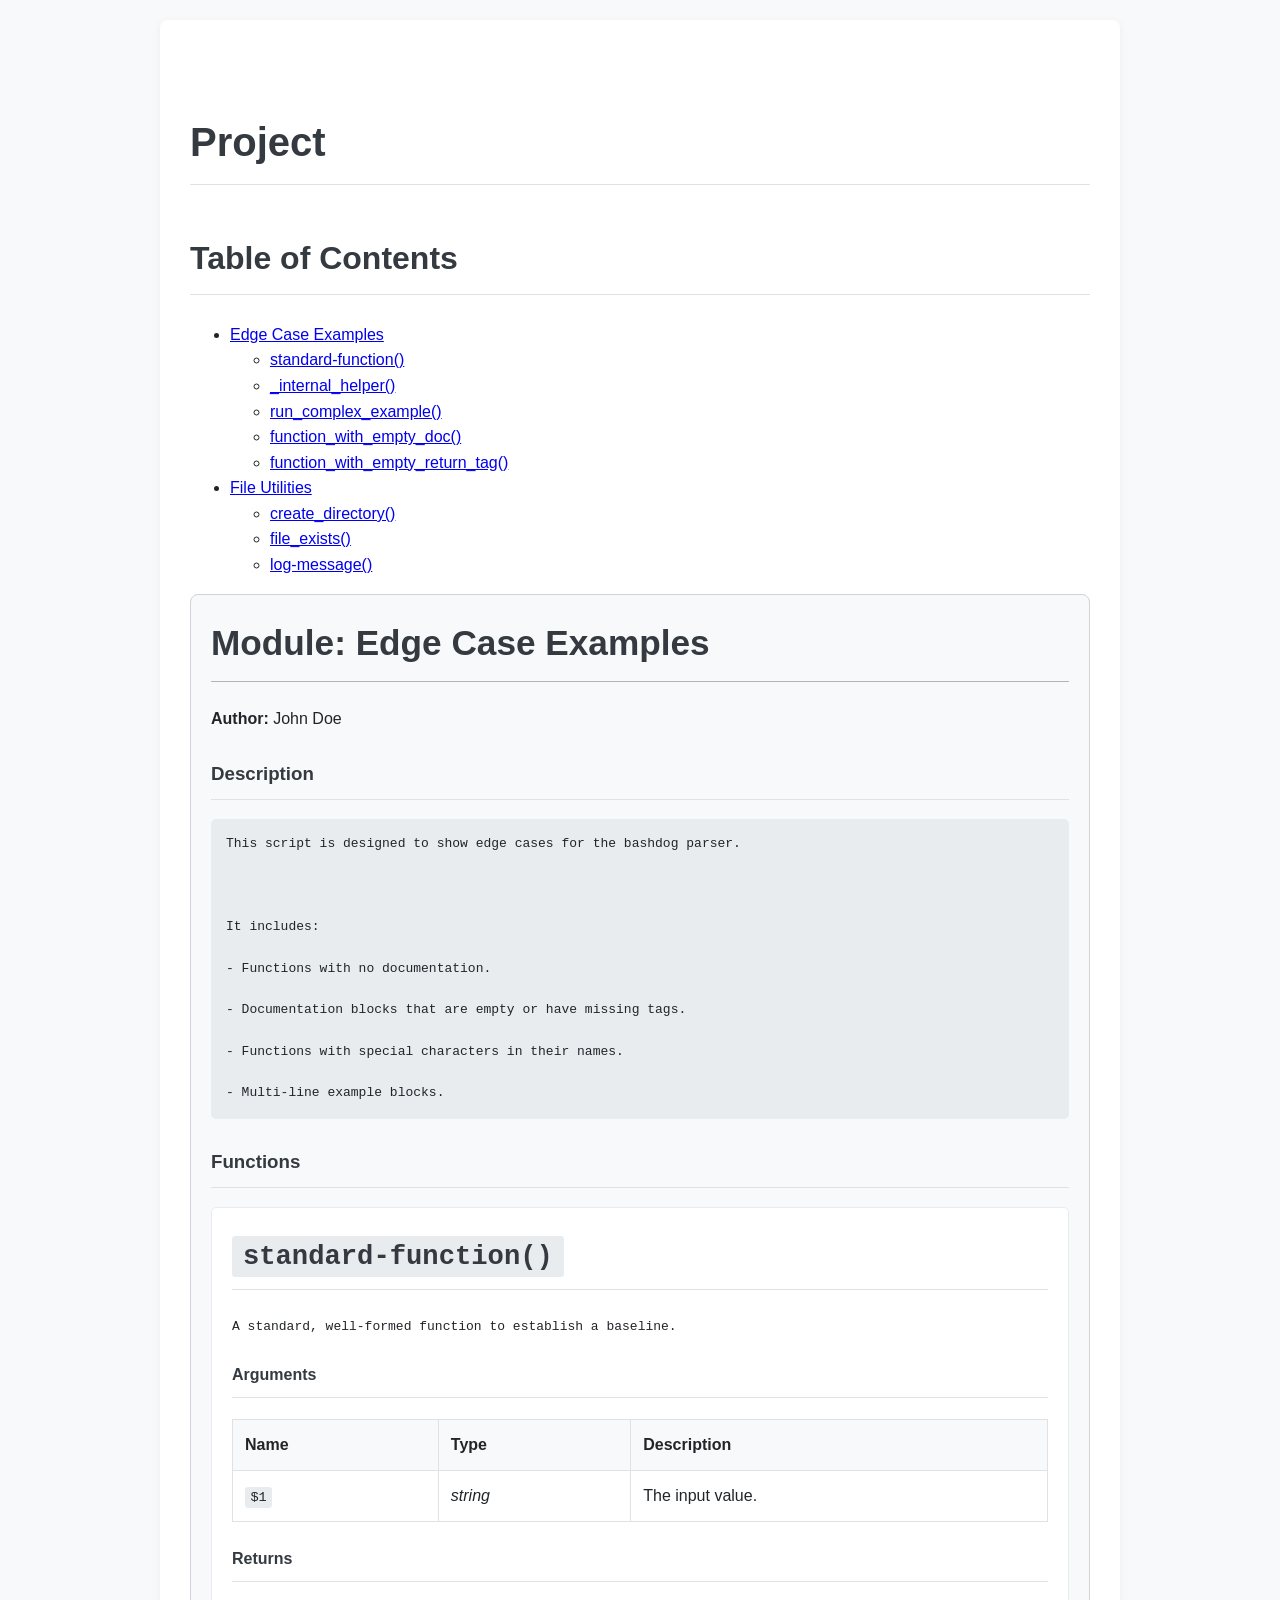
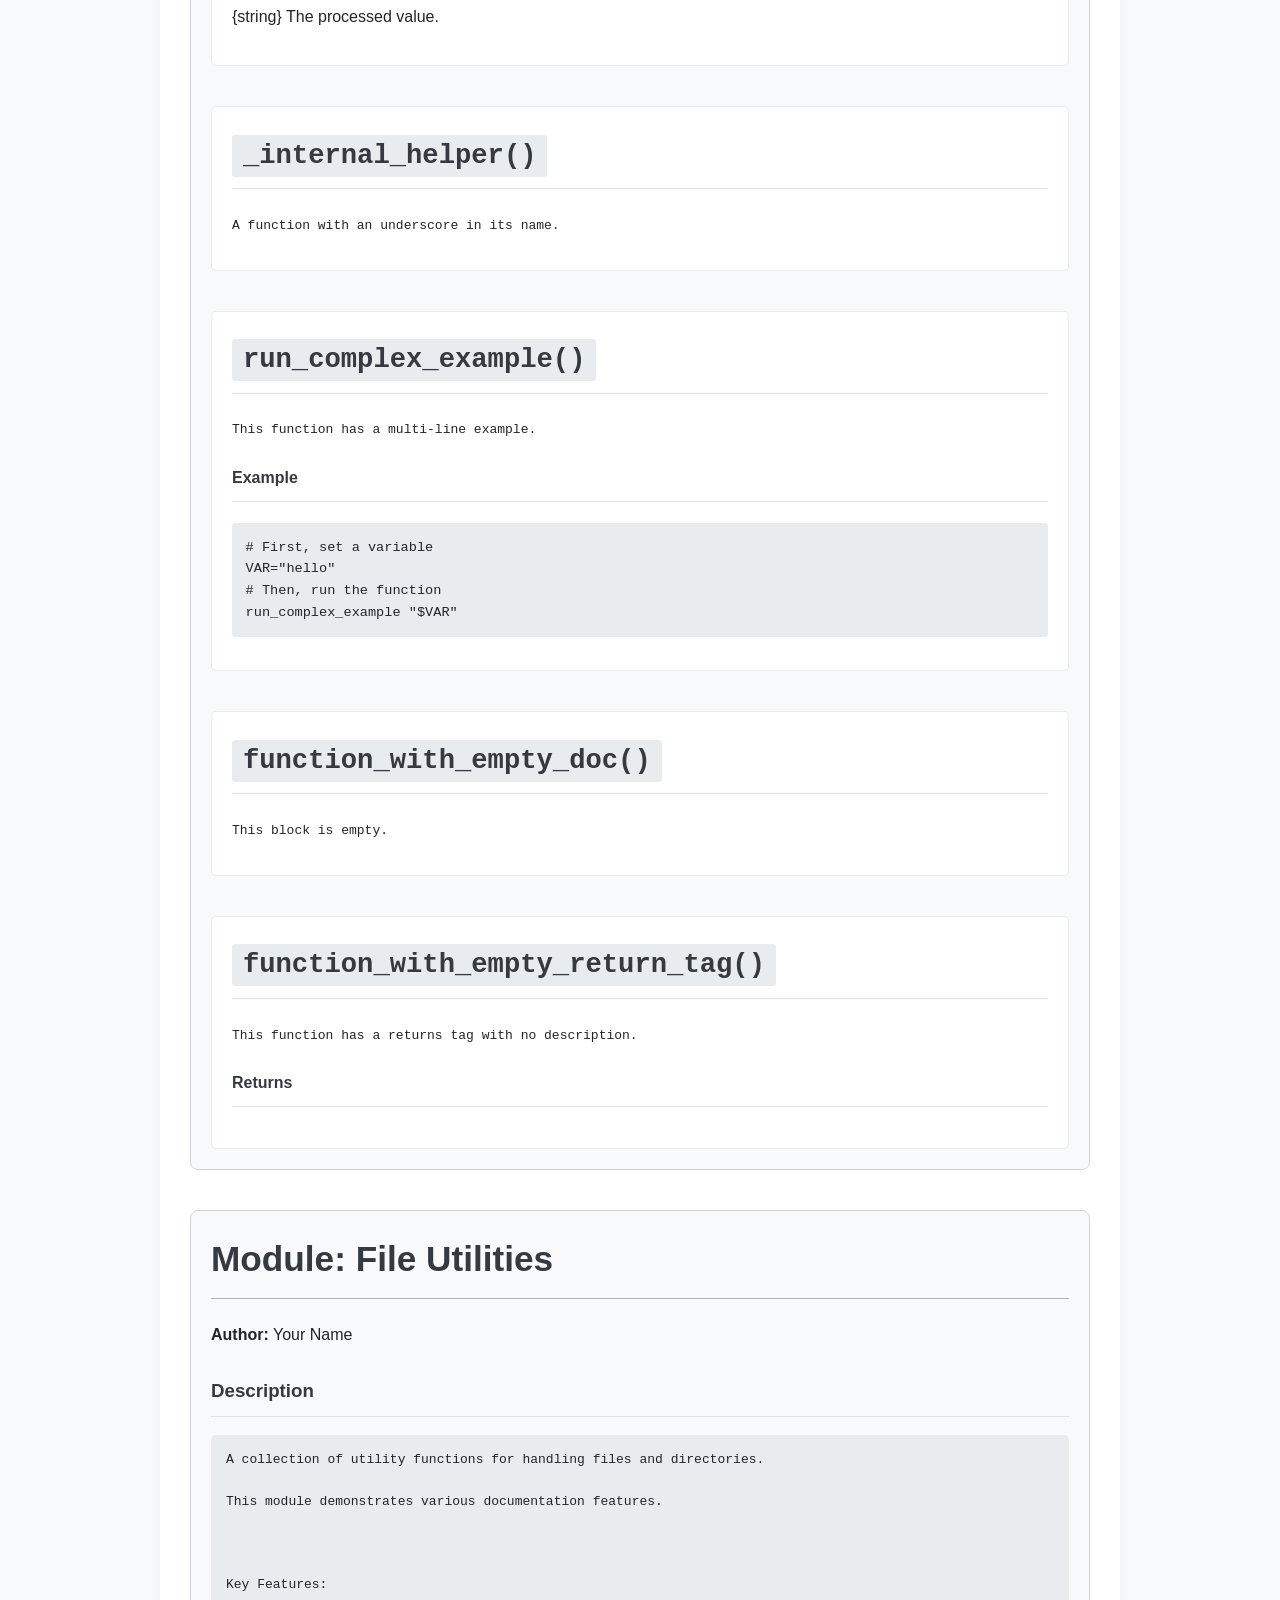
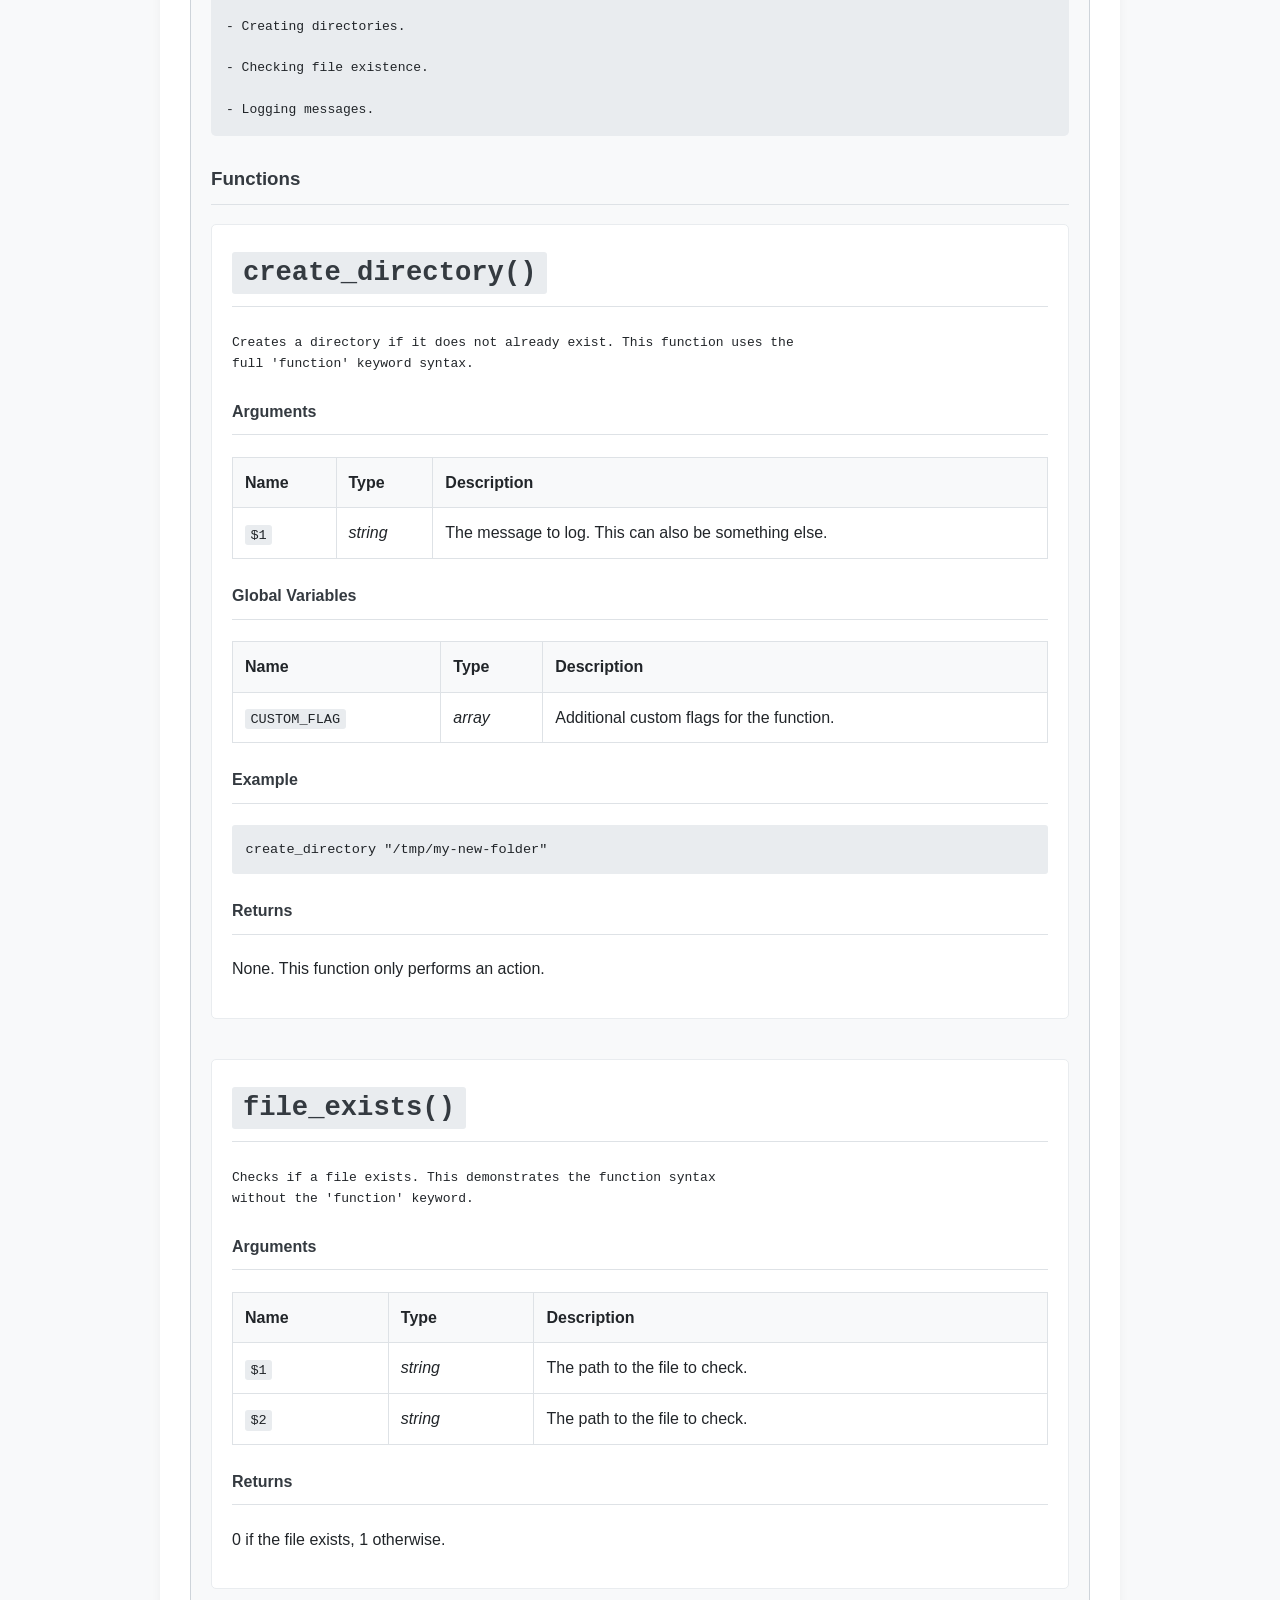
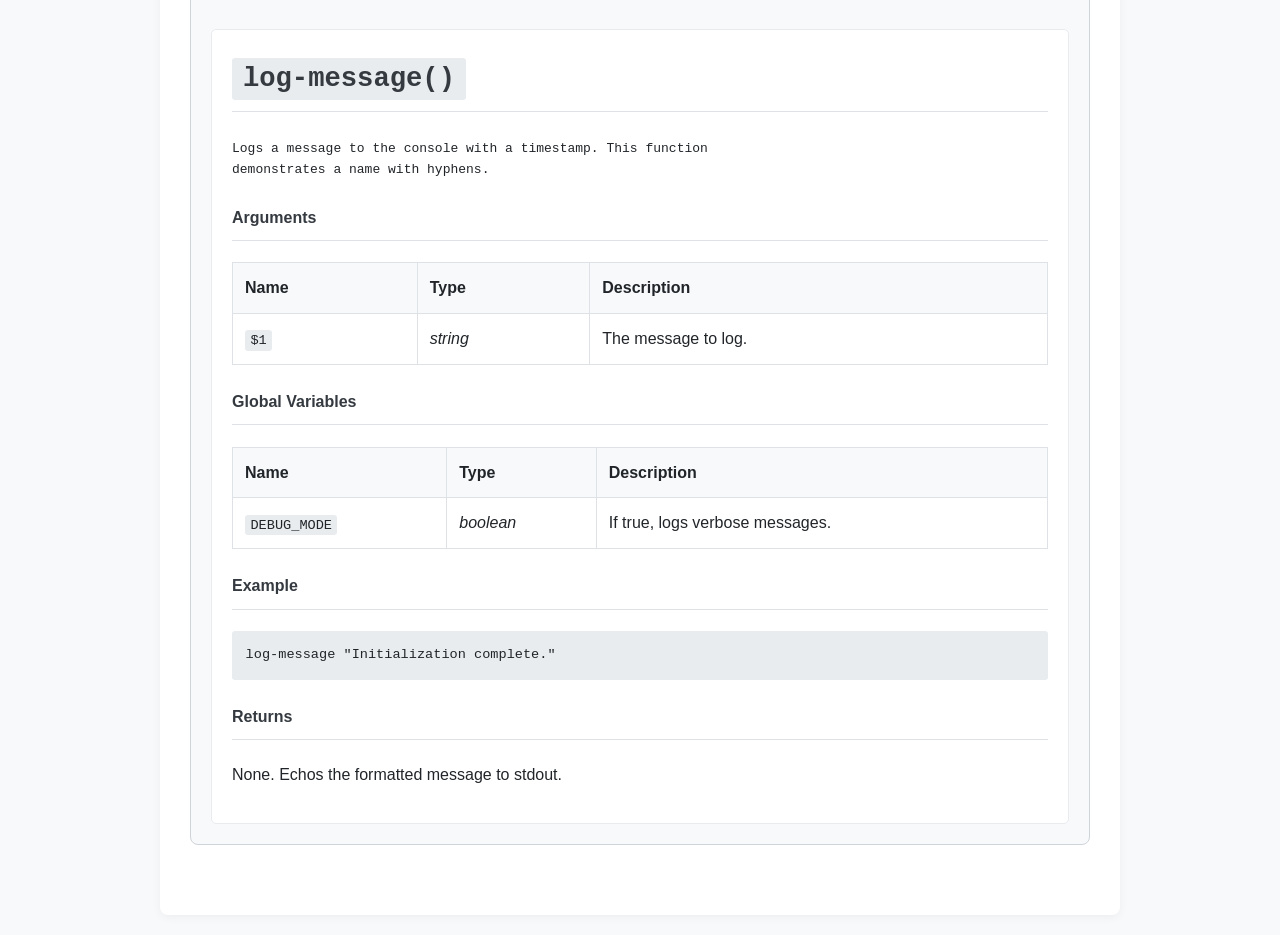
<file: examples/html/index.html>
<!DOCTYPE html>
<html lang="en">

<head>
    <meta charset="UTF-8">
    <meta name="viewport" content="width=device-width, initial-scale=1.0">
    <title>Documentation</title>
    <link rel="stylesheet" href="style.css">
</head>

<body>
    <div class="container">
        <h1>Project</h1>

        <div class="toc">
            <h2>Table of Contents</h2>
            <ul>
                <li>
                    <a href="#example_2sh-edge-case-examples">Edge Case Examples</a>
                    <ul>
                        <li><a href="#example_2sh-edge-case-examples-standard-function">standard-function()</a></li>
                        <li><a href="#example_2sh-edge-case-examples-_internal_helper">_internal_helper()</a></li>
                        <li><a href="#example_2sh-edge-case-examples-run_complex_example">run_complex_example()</a></li>
                        <li><a href="#example_2sh-edge-case-examples-function_with_empty_doc">function_with_empty_doc()</a></li>
                        <li><a href="#example_2sh-edge-case-examples-function_with_empty_return_tag">function_with_empty_return_tag()</a></li>
                    </ul>
                </li>
                <li>
                    <a href="#examplesh-file-utilities">File Utilities</a>
                    <ul>
                        <li><a href="#examplesh-file-utilities-create_directory">create_directory()</a></li>
                        <li><a href="#examplesh-file-utilities-file_exists">file_exists()</a></li>
                        <li><a href="#examplesh-file-utilities-log-message">log-message()</a></li>
                    </ul>
                </li>
            </ul>
        </div>

        <div class="module-block" id="example_2sh-edge-case-examples">
            <h1>Module: Edge Case Examples</h1>

<p class="author"><strong>Author:</strong> John Doe</p>
            <div class="module-description">
                <h3>Description</h3>
                <pre>This script is designed to show edge cases for the bashdog parser.



It includes:

- Functions with no documentation.

- Documentation blocks that are empty or have missing tags.

- Functions with special characters in their names.

- Multi-line example blocks.</pre>
            </div>


            <div class="functions-container">
                <h3>Functions</h3>
                <div class="function-block" id="example_2sh-edge-case-examples-standard-function">
                    <h2><code>standard-function()</code></h2>
                    <pre>
A standard, well-formed function to establish a baseline.</pre>

                    <h4>Arguments</h4>
                    <table>
                        <thead>
                            <tr>
                                <th>Name</th>
                                <th>Type</th>
                                <th>Description</th>
                            </tr>
                        </thead>
                        <tbody>
                            <tr>
                                <td><code>$1</code></td>
                                <td><i>string</i></td>
                                <td>The input value.</td>
                            </tr>
                        </tbody>
                    </table>



                    <h4>Returns</h4>
                    <p class="returns">{string} The processed value.</p>
                </div>
                <div class="function-block" id="example_2sh-edge-case-examples-_internal_helper">
                    <h2><code>_internal_helper()</code></h2>
                    <pre>A function with an underscore in its name.</pre>




                </div>
                <div class="function-block" id="example_2sh-edge-case-examples-run_complex_example">
                    <h2><code>run_complex_example()</code></h2>
                    <pre>
This function has a multi-line example.</pre>



                    <h4>Example</h4>
                    <pre><code># First, set a variable
VAR=&#34;hello&#34;
# Then, run the function
run_complex_example &#34;$VAR&#34;</code></pre>

                </div>
                <div class="function-block" id="example_2sh-edge-case-examples-function_with_empty_doc">
                    <h2><code>function_with_empty_doc()</code></h2>
                    <pre>This block is empty.</pre>




                </div>
                <div class="function-block" id="example_2sh-edge-case-examples-function_with_empty_return_tag">
                    <h2><code>function_with_empty_return_tag()</code></h2>
                    <pre>This function has a returns tag with no description.</pre>




                    <h4>Returns</h4>
                    <p class="returns"></p>
                </div>
            </div>
        </div>
        <div class="module-block" id="examplesh-file-utilities">
            <h1>Module: File Utilities</h1>

<p class="author"><strong>Author:</strong> Your Name</p>
            <div class="module-description">
                <h3>Description</h3>
                <pre>A collection of utility functions for handling files and directories.

This module demonstrates various documentation features.



Key Features:

- Creating directories.

- Checking file existence.

- Logging messages.</pre>
            </div>


            <div class="functions-container">
                <h3>Functions</h3>
                <div class="function-block" id="examplesh-file-utilities-create_directory">
                    <h2><code>create_directory()</code></h2>
                    <pre>
Creates a directory if it does not already exist. This function uses the
full &#39;function&#39; keyword syntax.
</pre>

                    <h4>Arguments</h4>
                    <table>
                        <thead>
                            <tr>
                                <th>Name</th>
                                <th>Type</th>
                                <th>Description</th>
                            </tr>
                        </thead>
                        <tbody>
                            <tr>
                                <td><code>$1</code></td>
                                <td><i>string</i></td>
                                <td>The message to log. This can also be something else.</td>
                            </tr>
                        </tbody>
                    </table>

                    <h4>Global Variables</h4>
                    <table>
                        <thead>
                            <tr>
                                <th>Name</th>
                                <th>Type</th>
                                <th>Description</th>
                            </tr>
                        </thead>
                        <tbody>
                            <tr>
                                <td><code>CUSTOM_FLAG</code></td>
                                <td><i>array</i></td>
                                <td>Additional custom flags for the function.</td>
                            </tr>
                        </tbody>
                    </table>

                    <h4>Example</h4>
                    <pre><code>create_directory &#34;/tmp/my-new-folder&#34;</code></pre>

                    <h4>Returns</h4>
                    <p class="returns">
None. This function only performs an action.</p>
                </div>
                <div class="function-block" id="examplesh-file-utilities-file_exists">
                    <h2><code>file_exists()</code></h2>
                    <pre>
Checks if a file exists. This demonstrates the function syntax
without the &#39;function&#39; keyword.
</pre>

                    <h4>Arguments</h4>
                    <table>
                        <thead>
                            <tr>
                                <th>Name</th>
                                <th>Type</th>
                                <th>Description</th>
                            </tr>
                        </thead>
                        <tbody>
                            <tr>
                                <td><code>$1</code></td>
                                <td><i>string</i></td>
                                <td>The path to the file to check.</td>
                            </tr>
                            <tr>
                                <td><code>$2</code></td>
                                <td><i>string</i></td>
                                <td>The path to the file to check.</td>
                            </tr>
                        </tbody>
                    </table>



                    <h4>Returns</h4>
                    <p class="returns">
0 if the file exists, 1 otherwise.</p>
                </div>
                <div class="function-block" id="examplesh-file-utilities-log-message">
                    <h2><code>log-message()</code></h2>
                    <pre>
Logs a message to the console with a timestamp. This function
demonstrates a name with hyphens.
</pre>

                    <h4>Arguments</h4>
                    <table>
                        <thead>
                            <tr>
                                <th>Name</th>
                                <th>Type</th>
                                <th>Description</th>
                            </tr>
                        </thead>
                        <tbody>
                            <tr>
                                <td><code>$1</code></td>
                                <td><i>string</i></td>
                                <td>The message to log.</td>
                            </tr>
                        </tbody>
                    </table>

                    <h4>Global Variables</h4>
                    <table>
                        <thead>
                            <tr>
                                <th>Name</th>
                                <th>Type</th>
                                <th>Description</th>
                            </tr>
                        </thead>
                        <tbody>
                            <tr>
                                <td><code>DEBUG_MODE</code></td>
                                <td><i>boolean</i></td>
                                <td>If true, logs verbose messages.</td>
                            </tr>
                        </tbody>
                    </table>

                    <h4>Example</h4>
                    <pre><code>log-message &#34;Initialization complete.&#34;</code></pre>

                    <h4>Returns</h4>
                    <p class="returns">
None. Echos the formatted message to stdout.</p>
                </div>
            </div>
        </div>
    </div>
</body>

</html>
</file>
<file: examples/html/style.css>
body {
    font-family: -apple-system, BlinkMacSystemFont, "Segoe UI", Roboto, "Helvetica Neue", Arial, sans-serif;
    line-height: 1.6;
    background-color: #f8f9fa;
    color: #212529;
    margin: 0;
    padding: 20px;
}

.container {
    max-width: 900px;
    margin: 0 auto;
    background: #fff;
    padding: 30px;
    border-radius: 8px;
    box-shadow: 0 2px 10px rgba(0, 0, 0, 0.05);
}

h1,
h2,
h3,
h4 {
    color: #343a40;
    border-bottom: 1px solid #dee2e6;
    padding-bottom: 10px;
    margin-top: 1.5em;
}

h1 {
    font-size: 2.5em;
}

h2 {
    font-size: 2em;
}

.module-block {
    padding: 20px;
    margin-bottom: 40px;
    border: 1px solid #ced4da;
    border-radius: 8px;
    background-color: #f8f9fa;
}

.module-block>h1 {
    margin-top: 0;
    font-size: 2.2em;
    border-color: #adb5bd;
}

.module-description pre {
    white-space: pre-wrap;
    word-wrap: break-word;
    background-color: #e9ecef;
    padding: 15px;
    border-radius: 5px;
}

.function-block {
    margin-bottom: 40px;
    padding: 20px;
    border: 1px solid #e9ecef;
    border-radius: 5px;
    background-color: #fff;
}

.function-block:last-child {
    margin-bottom: 0;
}

.function-block h2 {
    margin-top: 0;
}

code {
    background-color: #e9ecef;
    padding: .2em .4em;
    margin: 0;
    font-size: 85%;
    border-radius: 3px;
    font-family: "SFMono-Regular", Consolas, "Liberation Mono", Menlo, monospace;
}

pre>code {
    display: block;
    padding: 1em;
    overflow-x: auto;
}

table {
    width: 100%;
    border-collapse: collapse;
    margin-top: 1em;
}

th,
td {
    padding: 12px;
    text-align: left;
    border: 1px solid #dee2e6;
}

th {
    background-color: #f8f9fa;
}

p.description {
    font-size: 1.1em;
    margin-bottom: 1.5em;
}
</file>
